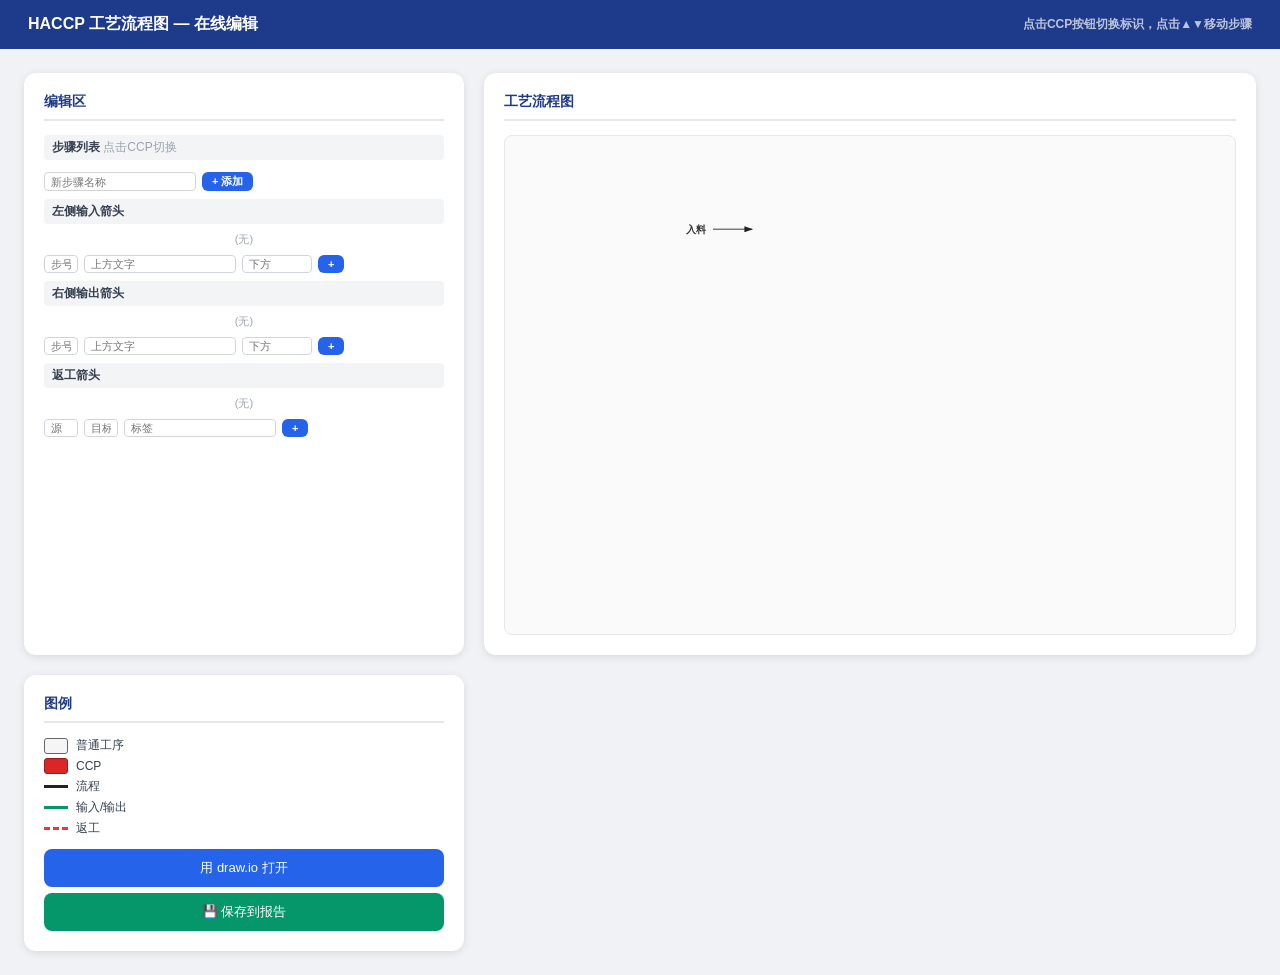
<file: flowchart-preview.html>
<!DOCTYPE html>
<html lang="zh-CN" id="htmlRoot">
<head>
<meta charset="UTF-8">
<meta name="viewport" content="width=device-width, initial-scale=1.0">
<meta http-equiv="Cache-Control" content="no-cache, no-store, must-revalidate">
<meta http-equiv="Pragma" content="no-cache">
<meta http-equiv="Expires" content="0">
<title>HACCP 工艺流程图</title>
<script>document.addEventListener('DOMContentLoaded',function(){var lang=I18n.getLang();document.getElementById('htmlRoot').setAttribute('lang',lang==='en'?'en':'zh-CN');document.title=I18n.t('fp.title');})</script>
<style>
*{box-sizing:border-box}
body{margin:0;background:#f0f2f5;font-family:'PingFang SC','Microsoft YaHei',sans-serif}
.header{background:#1e3a8a;color:#fff;padding:14px 28px;font-size:16px;font-weight:bold;display:flex;align-items:center;gap:10px;justify-content:space-between}
.header-actions{display:flex;align-items:center;gap:10px}
.sync-btn{background:rgba(255,255,255,.15);color:#fff;border:1px solid rgba(255,255,255,.3);border-radius:6px;padding:6px 14px;cursor:pointer;font-size:12px}
.container{display:flex;gap:20px;padding:24px;max-width:100%;margin:0 auto;flex-wrap:wrap}
.panel{background:#fff;border-radius:12px;box-shadow:0 2px 8px rgba(0,0,0,.1);padding:20px}
.viewer-panel{flex:1;min-width:420px}
.side-panel{width:440px;flex-shrink:0}
h2{font-size:14px;color:#1e3a8a;margin:0 0 14px;border-bottom:2px solid #e5e7eb;padding-bottom:8px}
#svgWrap{overflow:auto;background:#fafafa;border:1px solid #e5e7eb;border-radius:8px;padding:16px;display:flex;justify-content:center;min-height:500px;max-height:750px}
.legend-item{display:flex;align-items:center;gap:8px;margin:4px 0;font-size:12px;color:#374151}
.lbox{width:24px;height:16px;border-radius:3px;flex-shrink:0}
.lline{width:24px;height:3px;flex-shrink:0}
.lline-dash{width:24px;height:0;border-top:3px dashed #e53935;flex-shrink:0}
.step-list{list-style:none;padding:0;margin:0 0 8px;max-height:300px;overflow-y:auto}
.step-item{display:flex;align-items:center;gap:4px;padding:3px 0;border-bottom:1px dashed #e5e7eb}
.step-item .num{width:22px;height:22px;border-radius:50%;color:#fff;font-size:11px;display:flex;align-items:center;justify-content:center;flex-shrink:0;font-weight:bold;min-width:22px}
.nr{background:#dc2626}
.ng{background:#9ca3af}
.step-item .sinput{flex:1;border:1px solid #d1d5db;border-radius:4px;padding:3px 6px;font-size:12px;outline:none;min-width:0}
.step-item .sinput:focus{border-color:#2563eb}
.step-item .mv{color:#6b7280;cursor:pointer;font-size:12px;padding:0 3px;opacity:0.6;flex-shrink:0}
.step-item .mv:hover{opacity:1}
.ccp-btn{font-size:9px;padding:2px 6px;border-radius:4px;border:1px solid #dc2626;cursor:pointer;flex-shrink:0;background:transparent;color:#dc2626;font-weight:bold}
.ccp-on{background:#dc2626;color:#fff}
.anno-item{display:flex;align-items:center;gap:4px;padding:2px 0;border-bottom:1px dashed #f3f4f6;font-size:11px}
.anno-item input{border:1px solid #e5e7eb;border-radius:3px;padding:2px 4px;font-size:11px;outline:none;min-width:0;flex:1}
.anno-item input:focus{border-color:#2563eb}
.anno-item .ref{font-size:10px;color:#6b7280;min-width:30px;text-align:center;flex-shrink:0}
.tag{font-size:9px;padding:1px 4px;border-radius:3px;color:#fff;margin-right:4px;flex-shrink:0}
.tg{background:#059669}
.tr{background:#dc2626}
.sbox{max-height:130px;overflow-y:auto}
.del{color:#dc2626;cursor:pointer;font-size:14px;font-weight:bold;padding:0 4px;opacity:0.5;flex-shrink:0}
.del:hover{opacity:1}
.btn{padding:8px 16px;border:none;border-radius:6px;font-size:12px;cursor:pointer;font-weight:bold}
.bp{background:#2563eb;color:#fff}
.bs{padding:2px 10px;font-size:11px}
.ar{display:flex;gap:6px;margin-top:4px}
.ar input{border:1px solid #d1d5db;border-radius:4px;padding:2px 6px;font-size:11px;outline:none}
.ar input:focus{border-color:#2563eb}
.sl{font-size:12px;font-weight:bold;color:#374151;margin:8px 0 4px;padding:4px 8px;background:#f3f4f6;border-radius:4px}
.ob{display:block;padding:10px 16px;background:#2563eb;color:#fff;border:none;border-radius:8px;font-size:13px;cursor:pointer;width:100%;margin-top:12px}
</style>
</head>
<body>
<div class="header"><span id="fpHeaderTitle">HACCP 工艺流程图 — 在线编辑</span>
<div class="header-actions"><span style="font-size:12px;opacity:.7;" id="fpHeaderHint">点击CCP按钮切换标识，点击▲▼移动步骤</span></div></div>
<div class="container">
<div class="panel side-panel" style="order:1;">
<h2 id="fpEditArea">编辑区</h2>
<div class="sl"><span id="fpStepList">步骤列表</span> <span style="font-weight:normal;color:#9ca3af;" id="fpStepListHint">点击CCP切换</span></div>
<ul class="step-list" id="sl"></ul>
<div class="ar"><input id="ns" id="fpNewStepPlaceholder" placeholder="新步骤名称"><button class="btn bp bs" onclick="as()" id="fpAddBtn">+ 添加</button></div>
<div class="sl" id="fpLeftInputArrow">左侧输入箭头</div>
<div class="sbox" id="ll"></div>
<div class="ar"><input id="nls" placeholder="步号" data-fp-ph="fp.stepNo" style="width:34px;flex:none"><input id="nla" placeholder="上方文字" data-fp-ph="fp.aboveText"><input id="nlb" placeholder="下方" data-fp-ph="fp.belowText" style="width:70px;flex:none"><button class="btn bp bs" onclick="aln()">+</button></div>
<div class="sl" id="fpRightOutputArrow">右侧输出箭头</div>
<div class="sbox" id="rl"></div>
<div class="ar"><input id="nrs" placeholder="步号" data-fp-ph="fp.stepNo" style="width:34px;flex:none"><input id="nra" placeholder="上方文字" data-fp-ph="fp.aboveText"><input id="nrb" placeholder="下方" data-fp-ph="fp.belowText" style="width:70px;flex:none"><button class="btn bp bs" onclick="arn()">+</button></div>
<div class="sl" id="fpReworkArrow">返工箭头</div>
<div class="sbox" id="rwl"></div>
<div class="ar"><input id="nrsrc" placeholder="源" data-fp-ph="fp.source" style="width:34px;flex:none"><input id="nrtgt" placeholder="目标" data-fp-ph="fp.target" style="width:34px;flex:none"><input id="nrlb" placeholder="标签" data-fp-ph="fp.labelPlaceholder"><button class="btn bp bs" onclick="arnw()">+</button></div>
</div>
<div class="panel viewer-panel" style="order:2;">
<h2 id="fpFlowchartView">工艺流程图</h2>
<div id="svgWrap"><svg id="mSvg" xmlns="http://www.w3.org/2000/svg"></svg></div>
</div>
<div class="panel side-panel" style="order:3;">
<h2 id="fpLegend">图例</h2>
<div class="legend-item"><div class="lbox" style="background:#f5f5f5;border:1.5px solid #666"></div><span id="fpNormalStep">普通工序</span></div>
<div class="legend-item"><div class="lbox" style="background:#dc2626;border:1.5px solid #991b1b"></div><span id="fpCcpStep">CCP</span></div>
<div class="legend-item"><div class="lline" style="background:#222"></div><span id="fpFlow">流程</span></div>
<div class="legend-item"><div class="lline" style="background:#059669"></div><span id="fpIo">输入/输出</span></div>
<div class="legend-item"><div class="lline-dash"></div><span id="fpRework">返工</span></div>
<button id="ob" class="ob" data-fp-id="fp.openInDrawio">用 draw.io 打开</button>
<button id="saveBtn" class="ob" style="background:#059669;margin-top:6px;" data-fp-id="fp.saveToReport">💾 保存到报告</button>
</div></div>
<script src="js/i18n.js"></script>
<script>
// ===== 核心数据（空白模板，点击"加载示例"可填充菊粉演示数据）=====
var DS=[];
var DC=[];
var LN=[];
var RN=[];
var RW=[];
var NW=240,NH=60,NX=12,SY=50,YG=100,CX=650,TH=2350,AL=90;
var MAXW=400; // 步骤文字最大宽度，超过自动换行

// ===== HTML实体转义（避免被格式化破坏）=====
function esc(s){
  if(!s)return '';
  return s.replace(/\x22/g,String.fromCharCode(38,34,59))
          .replace(/</g,String.fromCharCode(38,108,116,59))
          .replace(/>/g,String.fromCharCode(38,103,116,59))
          .replace(/\x26/g,String.fromCharCode(38,97,109,112,59));
}
function esx(s){return esc(s)}

var cur=[];

function translateFpPage(){
  var els=document.querySelectorAll('[id^="fp"]');
  els.forEach(function(el){
    var rest=el.id.substring(2);
    var key='fp.'+rest.charAt(0).toLowerCase()+rest.substring(1);
    var val=I18n.t(key);
    if(val&&val!==key)el.textContent=val;
  });
  document.querySelectorAll('[data-fp-ph]').forEach(function(el){
    el.placeholder=I18n.t(el.dataset.fpPh);
  });
  document.querySelectorAll('[data-fp-id]').forEach(function(el){
    el.textContent=I18n.t(el.dataset.fpId);
  });
  document.title=I18n.t('fp.title');
}
function init(){
  try{
    var savedSteps=localStorage.getItem('haccp_fc_steps');
    var savedCcp=localStorage.getItem('haccp_fc_ccp');
    var savedLN=localStorage.getItem('haccp_fc_leftNotes');
    var savedRN=localStorage.getItem('haccp_fc_rightNotes');
    var savedRW=localStorage.getItem('haccp_fc_rework');
    if(savedSteps&&savedCcp){
      cur=JSON.parse(savedSteps);
      DC=JSON.parse(savedCcp);
      if(savedLN)LN=JSON.parse(savedLN);
      if(savedRN)RN=JSON.parse(savedRN);
      if(savedRW)RW=JSON.parse(savedRW);
    }else{
      cur=[];
    }
  }catch(e){cur=[];}
  renderAll();
translateFpPage();
}

function isCCP(i){return DC[i]===1}

function renderAll(){
  renderSteps();
  renderNotes('ll',LN,'el','dl');
  renderNotes('rl',RN,'er','dr');
  renderRework();
  renderSvg();
  updateXml();
}

// ===== 步骤列表 =====
function renderSteps(){
  var e=document.getElementById('sl');
  e.innerHTML=cur.map(function(n,i){
    var cc=isCCP(i);
    var nc=cc?'nr':'ng';
    var ccpBtn='<button class="ccp-btn'+(cc?' ccp-on':'')+'" onclick="toggleCCP('+i+')">CCP</button>';
    var upBtn=i>0?'<span class="mv" onclick="moveUp('+i+')">▲</span>':'<span class="mv" style="opacity:0.2">▲</span>';
    var dnBtn=i<cur.length-1?'<span class="mv" onclick="moveDn('+i+')">▼</span>':'<span class="mv" style="opacity:0.2">▼</span>';
    return '<li class="step-item"><span class="num '+nc+'">'+(i+1)+'</span>'+upBtn+dnBtn+'<input class="sinput" value="'+esc(n)+'" data-i="'+i+'" oninput="se(this)">'+ccpBtn+'<span class="del" onclick="ds('+i+')">x</span></li>';
  }).join('');
}

function toggleCCP(i){
  DC[i]=DC[i]?0:1;
  renderAll();
translateFpPage();
}

function moveUp(i){
  if(i<=0)return;
  var tmp=cur[i];cur[i]=cur[i-1];cur[i-1]=tmp;
  var td=DC[i];DC[i]=DC[i-1];DC[i-1]=td;
  renderAll();
translateFpPage();
}

function moveDn(i){
  if(i>=cur.length-1)return;
  var tmp=cur[i];cur[i]=cur[i+1];cur[i+1]=tmp;
  var td=DC[i];DC[i]=DC[i+1];DC[i+1]=td;
  renderAll();
translateFpPage();
}

// ===== 标注列表 =====
function renderNotes(eid,data,efn,dfn){
  var e=document.getElementById(eid);
  e.innerHTML=data.map(function(a,i){
    var ab=a[1]||'',be=a[2]||'';
    return '<div class="anno-item"><span class="tag tg">S'+(a[0]+1)+'</span><input value="'+esc(ab)+'" data-i="'+i+'" data-f="1" oninput="'+efn+'(this)" placeholder="'+I18n.t('fp.aboveText')+'"><input value="'+esc(be)+'" data-i="'+i+'" data-f="2" oninput="'+efn+'(this)" placeholder="'+I18n.t('fp.belowText')+'"><span class="del" onclick="'+dfn+'('+i+')">x</span></div>';
  }).join('');
  if(!data.length)e.innerHTML='<div style="font-size:11px;color:#9ca3af;text-align:center;padding:4px;">'+I18n.t('fp.noData')+'</div>';
}
function renderRework(){
  var e=document.getElementById('rwl');
  e.innerHTML=RW.map(function(r,i){
    return '<div class="anno-item"><span class="tag tr">S'+(r[0]+1)+'->S'+(r[1]+1)+'</span><input value="'+esc(r[2])+'" data-i="'+i+'" oninput="ew(this)" placeholder="'+I18n.t('fp.labelPlaceholder')+'"><span class="del" onclick="dw('+i+')">x</span></div>';
  }).join('');
  if(!RW.length)e.innerHTML='<div style="font-size:11px;color:#9ca3af;text-align:center;padding:4px;">'+I18n.t('fp.noData')+'</div>';
}

// ===== 操作函数 =====
// 输入时只更新数据并刷新 SVG/XML，不重建输入框（避免每打一个字就失去焦点）
function se(inp){cur[parseInt(inp.dataset.i)]=inp.value;renderSvg();updateXml()}
function as(){var v=document.getElementById('ns').value.trim();if(!v)return;cur.push(v);DC.push(0);document.getElementById('ns').value='';renderAll()}
function ds(i){if(cur.length<=1)return;cur.splice(i,1);DC.splice(i,1);renderAll()}

function aln(){var s=parseInt(document.getElementById('nls').value)-1,a=document.getElementById('nla').value.trim(),b=document.getElementById('nlb').value.trim();if(isNaN(s)||s<0)return;LN.push([s,a||null,b||null]);document.getElementById('nls').value='';document.getElementById('nla').value='';document.getElementById('nlb').value='';renderAll()}
function el(inp){var i=parseInt(inp.dataset.i),f=parseInt(inp.dataset.f);LN[i][f]=inp.value||null;renderSvg();updateXml()}
function dl(i){LN.splice(i,1);renderAll()}

function arn(){var s=parseInt(document.getElementById('nrs').value)-1,a=document.getElementById('nra').value.trim(),b=document.getElementById('nrb').value.trim();if(isNaN(s)||s<0)return;RN.push([s,a||null,b||null]);document.getElementById('nrs').value='';document.getElementById('nra').value='';document.getElementById('nrb').value='';renderAll()}
function er(inp){var i=parseInt(inp.dataset.i),f=parseInt(inp.dataset.f);RN[i][f]=inp.value||null;renderSvg();updateXml()}
function dr(i){RN.splice(i,1);renderAll()}

function arnw(){var s=parseInt(document.getElementById('nrsrc').value)-1,t=parseInt(document.getElementById('nrtgt').value)-1,l=document.getElementById('nrlb').value.trim();if(isNaN(s)||isNaN(t)||s<0||t<0)return;RW.push([s,t,l||'']);document.getElementById('nrsrc').value='';document.getElementById('nrtgt').value='';document.getElementById('nrlb').value='';renderAll()}
function ew(inp){var i=parseInt(inp.dataset.i);RW[i][2]=inp.value;renderSvg();updateXml()}
function dw(i){RW.splice(i,1);renderAll()}

// ===== SVG渲染 =====
// 文本宽度估算（24px粗体：中文≈26px/字，英文/数字≈13px/字）
function cw(c){return c.charCodeAt(0)>0x2E7F?26:13}
function tw(s){if(!s)return 0;var w=0;for(var i=0;i<s.length;i++)w+=cw(s[i]);return w}
function wrap(s,maxW){if(!s)return [''];if(tw(s)<=maxW)return [s];var lines=[],cur='';for(var i=0;i<s.length;i++){var ch=s[i];if(tw(cur)+cw(ch)>maxW){lines.push(cur);cur=ch}else cur+=ch}if(cur)lines.push(cur);return lines}
// 计算每个步骤节点的尺寸与位置（自适应宽度，长文本自动换行）
function calcLayout(){
  var cnt=cur.length,L=[],y=SY;
  for(var i=0;i<cnt;i++){
    var nm=cur[i]||(I18n.t('fp.fallbackStep')+(i+1));
    var full=(i+1)+'. '+nm;
    var lines=wrap(full,MAXW);
    var w=Math.max(NW,tw(full)+24);if(w>MAXW+30)w=MAXW+30;
    var h=24*lines.length+22;if(h<NH)h=NH;
    L.push({y:y,w:w,h:h,lines:lines});
    y+=h+40;
  }
  L.total=(cnt?L[cnt-1].y+L[cnt-1].h+40:SY+NH+40);
  return L;
}

function renderSvg(){
  var svg=document.getElementById('mSvg');
  while(svg.firstChild)svg.removeChild(svg.firstChild);
  var d=document.createElementNS('http://www.w3.org/2000/svg','defs');
  d.innerHTML='<marker id="m1" markerWidth="10" markerHeight="7" refX="9" refY="3.5" orient="auto"><polygon points="0 0,10 3.5,0 7" fill="#222"/></marker><marker id="m2" markerWidth="10" markerHeight="7" refX="9" refY="3.5" orient="auto"><polygon points="0 0,10 3.5,0 7" fill="#e53935"/></marker><marker id="m3" markerWidth="8" markerHeight="6" refX="7" refY="3" orient="auto"><polygon points="0 0,8 3,0 6" fill="#059669"/></marker>';
  svg.appendChild(d);
  var cnt=cur.length;
  var L=calcLayout();
  svg.setAttribute('width',1600);svg.setAttribute('height',L.total);
  svg.setAttribute('viewBox','0 0 1600 '+L.total);
  var c0=(cnt?L[0]:{y:SY,h:NH,w:NW});
  var ccy0=c0.y+c0.h/2;
  var ix=CX-c0.w/2-AL;
  GL(svg,ix,ccy0,CX-c0.w/2,ccy0,'#222',2,'url(#m1)');
  GT(svg,ix-15,ccy0+8,'#333',24,'bold','end',I18n.t('fp.feedMaterial'));
  for(var i=0;i<cnt;i++){var co=isCCP(i),nd=L[i];GR(svg,CX-nd.w/2,nd.y,nd.w,nd.h,NX,co?'#dc2626':'#f5f5f5',co?'#991b1b':'#666',co?3:1.5);var base=nd.y+nd.h/2+10-(nd.lines.length-1)*12;for(var j=0;j<nd.lines.length;j++){GT(svg,CX,base+j*24,co?'#fff':'#333',24,'bold','middle',nd.lines[j])}}
  for(var i=0;i<cnt-1;i++)GL(svg,CX,L[i].y+L[i].h,CX,L[i+1].y,'#222',2,'url(#m1)');
  for(var li=0;li<LN.length;li++){var idx=LN[li][0],ab=LN[li][1],be=LN[li][2];if(idx>=cnt)continue;var nd2=L[idx],cy=nd2.y+nd2.h/2,lx1=CX-nd2.w/2-5-AL,lx2=CX-nd2.w/2-5;if(ab)GT(svg,lx1-15,cy-28,'#059669',18,'bold','end',ab);if(be)GT(svg,lx1-15,cy+40,'#059669',18,'normal','end',be);GL(svg,lx1,cy,lx2,cy,'#059669',1.5,'url(#m3)')}
  for(var ri=0;ri<RN.length;ri++){var idx=RN[ri][0],ab=RN[ri][1],be=RN[ri][2];if(idx>=cnt)continue;var nd3=L[idx],cy=nd3.y+nd3.h/2,rx1=CX+nd3.w/2+5,rx2=rx1+AL;if(ab)GT(svg,rx2+15,cy-28,'#059669',18,'bold','start',ab);if(be)GT(svg,rx2+15,cy+40,'#059669',18,'normal','start',be);GL(svg,rx1,cy,rx2,cy,'#059669',1.5,'url(#m3)')}
  for(var r=0;r<RW.length;r++){var si=RW[r][0],ti=RW[r][1],label=RW[r][2];if(si>=cnt||ti>=cnt)continue;var fy=L[si].y+L[si].h/2,ty=L[ti].y+L[ti].h/2,rx=CX+L[si].w/2,mx=rx+140;GP(svg,rx+','+fy+' '+mx+','+fy+' '+mx+','+ty+' '+(rx+3)+','+ty,'none','#e53935',2,'8,4','url(#m2)');if(label){var el=document.createElementNS('http://www.w3.org/2000/svg','text');el.setAttribute('x',mx+15);el.setAttribute('y',(fy+ty)/2);el.setAttribute('fill','#e53935');el.setAttribute('font-size','18');el.setAttribute('font-weight','bold');el.setAttribute('writing-mode','tb');el.setAttribute('text-anchor','middle');el.textContent=label;svg.appendChild(el)}}
}

function GR(s,x,y,w,h,r,f,st,sw){var e=document.createElementNS('http://www.w3.org/2000/svg','rect');e.setAttribute('x',x);e.setAttribute('y',y);e.setAttribute('width',w);e.setAttribute('height',h);e.setAttribute('rx',r);e.setAttribute('ry',r);e.setAttribute('fill',f);e.setAttribute('stroke',st);e.setAttribute('stroke-width',sw);s.appendChild(e)}
function GL(s,x1,y1,x2,y2,st,sw,m){var e=document.createElementNS('http://www.w3.org/2000/svg','line');e.setAttribute('x1',x1);e.setAttribute('y1',y1);e.setAttribute('x2',x2);e.setAttribute('y2',y2);e.setAttribute('stroke',st);e.setAttribute('stroke-width',sw);if(m)e.setAttribute('marker-end',m);s.appendChild(e)}
function GT(s,x,y,f,fs,fw,a,t){var e=document.createElementNS('http://www.w3.org/2000/svg','text');e.setAttribute('x',x);e.setAttribute('y',y);e.setAttribute('fill',f);e.setAttribute('font-size',fs);e.setAttribute('font-weight',fw);e.setAttribute('text-anchor',a);e.textContent=t;s.appendChild(e)}
function GP(s,p,f,st,sw,d,m){var e=document.createElementNS('http://www.w3.org/2000/svg','polyline');e.setAttribute('points',p);e.setAttribute('fill',f);e.setAttribute('stroke',st);e.setAttribute('stroke-width',sw);e.setAttribute('stroke-dasharray',d);e.setAttribute('marker-end',m);s.appendChild(e)}

// ===== draw.io XML =====
function gx(){
  var l=['<mxfile host="app.diagrams.net" version="21.0.0">','  <diagram id="haccp-process-flow" name="'+I18n.t('fp.diagramName')+'">'];
  var L=calcLayout();
  l.push('    <mxGraphModel pageWidth="1600" pageHeight="'+L.total+'"><root><mxCell id="0"/><mxCell id="1" parent="0"/>'.replace('"菊粉生产工艺流程图"', '"'+I18n.t('fp.diagramName')+'"'));
  for(var i=0;i<cur.length;i++){var co=isCCP(i),fc=co?'#dc2626':'#f5f5f5',sc=co?'#991b1b':'#666666',fn=co?'#ffffff':'#333333',nm=cur[i]||(I18n.t('fp.fallbackStep')+(i+1)),nd=L[i];l.push('        <mxCell id="n'+(i+1)+'" value="'+esx(nm)+'" style="rounded=1;whiteSpace=wrap;html=1;arcSize=20;verticalAlign=middle;fillColor='+fc+';strokeColor='+sc+';fontColor='+fn+';fontStyle=1;fontSize=12;" vertex="1" parent="1"><mxGeometry x="'+(CX-nd.w/2)+'" y="'+nd.y+'" width="'+nd.w+'" height="'+nd.h+'" as="geometry"/></mxCell>')}
  for(var i=0;i<cur.length-1;i++)l.push('        <mxCell id="e'+(i+1)+'" style="edgeStyle=orthogonalEdgeStyle;strokeColor=#000000;strokeWidth=2;" edge="1" source="n'+(i+1)+'" target="n'+(i+2)+'" parent="1"><mxGeometry relative="1" as="geometry"/></mxCell>');
  for(var r=0;r<RW.length;r++){var s=RW[r][0]+1,t=RW[r][1]+1;var fY=L[RW[r][0]].y+L[RW[r][0]].h/2,tY=L[RW[r][1]].y+L[RW[r][1]].h/2,mx=CX+L[RW[r][0]].w/2+140;if(RW[r][2])l.push('        <mxCell id="rw'+(r+1)+'" value="'+esx(RW[r][2])+'" style="edgeStyle=orthogonalEdgeStyle;exitX=1;exitY=0.5;entryX=1;entryY=0.5;strokeColor=#e53935;strokeWidth=2;dashed=1;dashPattern=8 4;fillColor=#e53935;fontColor=#e53935;fontStyle=1;fontSize=11;" edge="1" source="n'+s+'" target="n'+t+'" parent="1"><mxGeometry relative="1" as="geometry"><Array as="points"><mxPoint x="'+mx+'" y="'+fY+'"/><mxPoint x="'+mx+'" y="'+tY+'"/></Array></mxGeometry></mxCell>')}
  l.push('      </root></mxGraphModel></diagram></mxfile>');return l.join('\n');
}

function updateXml(){var x=gx();try{localStorage.setItem('haccp_fc_steps',JSON.stringify(cur));localStorage.setItem('haccp_fc_ccp',JSON.stringify(DC));localStorage.setItem('haccp_fc_leftNotes',JSON.stringify(LN));localStorage.setItem('haccp_fc_rightNotes',JSON.stringify(RN));localStorage.setItem('haccp_fc_rework',JSON.stringify(RW));localStorage.setItem('haccp_fc_xml',x)}catch(e){}}
document.getElementById('ob').addEventListener('click',function(){window.open('https://app.diagrams.net/#xml='+encodeURIComponent(gx()))});

// 保存流程图到 localStorage（供HACCP报告读取）
document.getElementById('saveBtn').addEventListener('click',function(){
  var svg=document.getElementById('mSvg');
  var svgStr=new XMLSerializer().serializeToString(svg);
  var svgBase64='data:image/svg+xml;base64,'+btoa(unescape(encodeURIComponent(svgStr)));
  try{
    localStorage.setItem('haccp_drawio_svg',svgBase64);
    var btn=document.getElementById('saveBtn');
    btn.textContent=I18n.t('fp.saved');
    setTimeout(function(){btn.textContent=I18n.t('fp.saveToReport');},2000);
  }catch(e){alert(I18n.t('fp.saveFailed')+e.message);}
});

function rt(){
  cur=[];DC=[];LN.splice(0,LN.length);RN.splice(0,RN.length);RW.splice(0,RW.length);
  ['haccp_fc_steps','haccp_fc_ccp','haccp_fc_leftNotes','haccp_fc_rightNotes','haccp_fc_rework','haccp_fc_xml'].forEach(function(k){try{localStorage.removeItem(k)}catch(e){}});
  init();
}

init();
  // Listen for demo data push from admin panel (other tab)
  window.addEventListener('storage', function(e) {
    if (e.key && e.key.startsWith('haccp_fc_')) setTimeout(init, 200);
  });
</script>
</body>
</html>
</file>
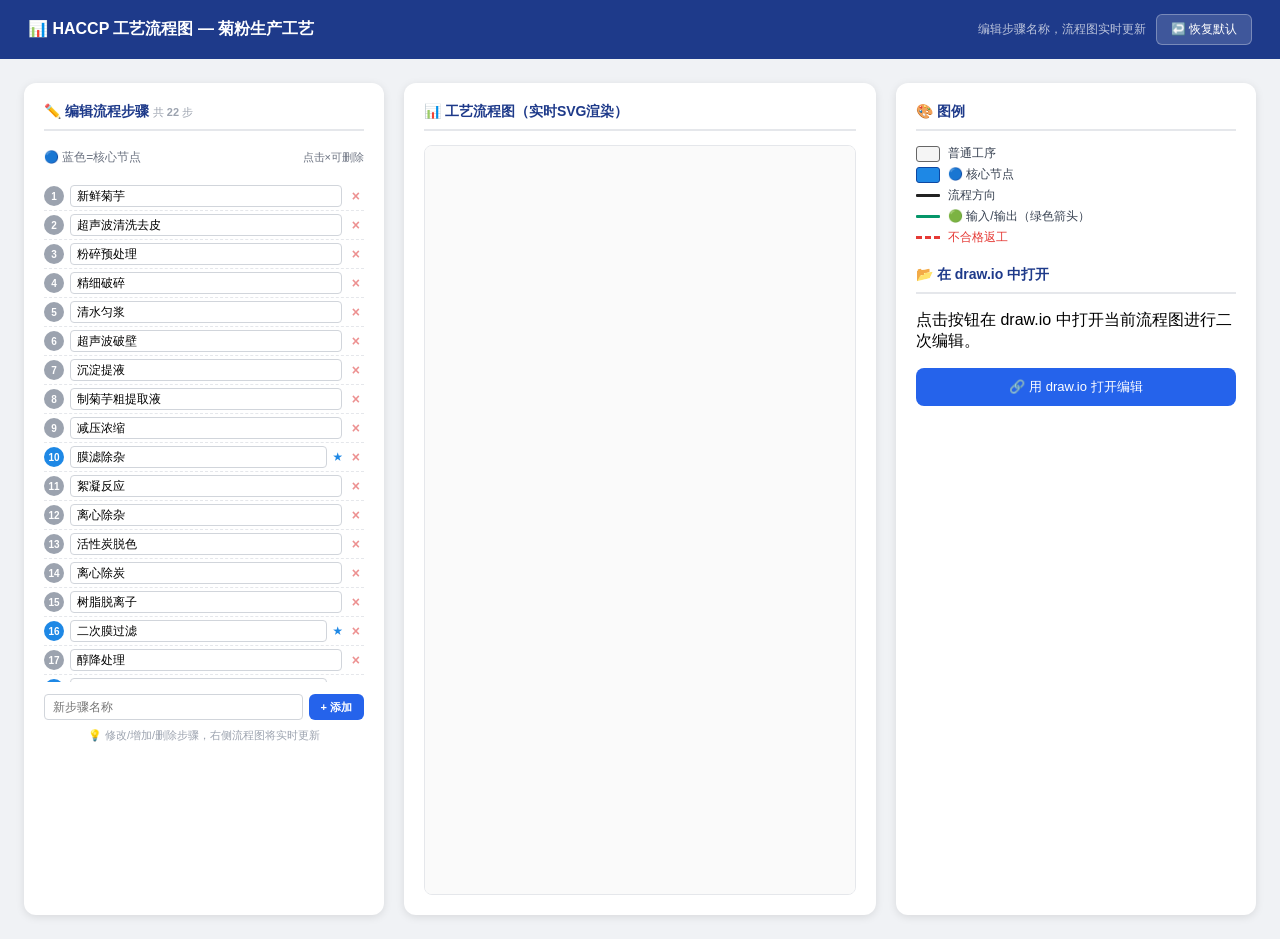
<file: flowchart-v2.html>
<!DOCTYPE html>
<html lang="zh-CN">
<head>
<meta charset="UTF-8">
<meta name="viewport" content="width=device-width, initial-scale=1.0">
<meta http-equiv="Cache-Control" content="no-cache, no-store, must-revalidate">
<meta http-equiv="Pragma" content="no-cache">
<meta http-equiv="Expires" content="0">
<title>工艺流程图预览 - HACCP 菊粉生产工艺</title>
<style>
  * { box-sizing: border-box; }
  body { margin: 0; background: #f0f2f5; font-family: 'PingFang SC', 'Microsoft YaHei', sans-serif; }
  .header { background: #1e3a8a; color: #fff; padding: 14px 28px; font-size: 16px; font-weight: bold;
    display: flex; align-items: center; gap: 10px; justify-content: space-between; }
  .header-actions { display: flex; align-items: center; gap: 10px; }
  .sync-btn { background: rgba(255,255,255,.15); color: #fff; border: 1px solid rgba(255,255,255,.3); border-radius: 6px; padding: 6px 14px; cursor: pointer; font-size: 12px; }
  .sync-btn:hover { background: rgba(255,255,255,.25); }
  .container { display: flex; gap: 20px; padding: 24px; max-width: 100%; margin: 0 auto; flex-wrap: wrap; }
  .panel { background: #fff; border-radius: 12px; box-shadow: 0 2px 8px rgba(0,0,0,.1); padding: 20px; }
  .viewer-panel { flex: 1; min-width: 420px; }
  .side-panel { width: 360px; flex-shrink: 0; }
  h2 { font-size: 14px; color: #1e3a8a; margin: 0 0 14px; border-bottom: 2px solid #e5e7eb; padding-bottom: 8px; }
  #svgWrap { overflow-x: auto; overflow-y: auto; background: #fafafa; border: 1px solid #e5e7eb; border-radius: 8px; padding: 16px; display: flex; justify-content: center; min-height: 520px; max-height: 750px; }
  .legend-item { display: flex; align-items: center; gap: 8px; margin: 4px 0; font-size: 12px; color: #374151; }
  .lbox { width: 24px; height: 16px; border-radius: 3px; flex-shrink: 0; }
  .lline { width: 24px; height: 3px; flex-shrink: 0; border-radius: 1px; }
  .lline-dash { width: 24px; height: 0; border-top: 3px dashed #e53935; flex-shrink: 0; }
  .step-edit-list { list-style: none; padding: 0; margin: 0 0 12px 0; max-height: 500px; overflow-y: auto; }
  .step-edit-item { display: flex; align-items: center; gap: 6px; padding: 3px 0; border-bottom: 1px dashed #e5e7eb; }
  .step-edit-item .snum { width: 20px; height: 20px; border-radius: 50%; color: #fff; font-size: 10px;
    display: flex; align-items: center; justify-content: center; flex-shrink: 0; font-weight: bold; min-width: 20px; }
  .step-edit-item .snum.blue { background: #1e88e5; }
  .step-edit-item .snum.gray { background: #9ca3af; }
  .step-edit-item input { flex: 1; border: 1px solid #d1d5db; border-radius: 4px; padding: 3px 6px; font-size: 12px; outline: none; }
  .step-edit-item input:focus { border-color: #2563eb; box-shadow: 0 0 0 2px rgba(37,99,235,.15); }
  .step-edit-item .del-btn { color: #dc2626; cursor: pointer; font-size: 14px; font-weight: bold; padding: 0 4px; opacity: 0.5; }
  .step-edit-item .del-btn:hover { opacity: 1; }
  .btn { padding: 8px 16px; border: none; border-radius: 6px; font-size: 12px; cursor: pointer; font-weight: bold; }
  .btn-primary { background: #2563eb; color: #fff; }
  .btn-primary:hover { background: #1d4ed8; }
  .btn-sm { padding: 5px 12px; font-size: 11px; }
  .add-step-row { display: flex; gap: 6px; margin-top: 8px; }
  .add-step-row input { flex: 1; border: 1px solid #d1d5db; border-radius: 4px; padding: 5px 8px; font-size: 12px; outline: none; }
  .add-step-row input:focus { border-color: #2563eb; }
  .open-btn { display: block; padding: 10px 16px; background: #2563eb; color: #fff; border: none; border-radius: 8px; font-size: 13px; cursor: pointer; width: 100%; margin-top: 12px; }
  .open-btn:hover { background: #1d4ed8; }
  .edit-hint { font-size: 11px; color: #9ca3af; margin-top: 8px; text-align: center; }
  .step-status { font-size: 12px; color: #6b7280; padding: 4px 0; display: flex; justify-content: space-between; align-items: center; }
</style>
</head>
<body>
<div class="header">
  <span>📊 HACCP 工艺流程图 — 菊粉生产工艺</span>
  <div class="header-actions">
    <span style="font-size:12px;font-weight:normal;opacity:.7;">编辑步骤名称，流程图实时更新</span>
    <button class="sync-btn" onclick="resetToDefault()">↩️ 恢复默认</button>
  </div>
</div>
<div class="container">
  <div class="panel side-panel" style="order:1;">
    <h2>✏️ 编辑流程步骤 <span style="font-size:11px;font-weight:400;color:#9ca3af;">共 <strong id="stepCount">22</strong> 步</span></h2>
    <p class="step-status"><span>🔵 蓝色=核心节点</span><span style="font-size:11px;">点击×可删除</span></p>
    <ul class="step-edit-list" id="stepEditList"></ul>
    <div class="add-step-row">
      <input type="text" id="newStepInput" placeholder="新步骤名称">
      <button class="btn btn-primary btn-sm" onclick="addStep()">+ 添加</button>
    </div>
    <div class="edit-hint">💡 修改/增加/删除步骤，右侧流程图将实时更新</div>
  </div>
  <div class="panel viewer-panel" style="order:2;">
    <h2>📊 工艺流程图（实时SVG渲染）</h2>
    <div id="svgWrap"><svg id="mainSvg" xmlns="http://www.w3.org/2000/svg"></svg></div>
  </div>
  <div class="panel side-panel" style="order:3;">
    <h2>🎨 图例</h2>
    <div class="legend-item"><div class="lbox" style="background:#f5f5f5;border:1.5px solid #666;"></div>普通工序</div>
    <div class="legend-item"><div class="lbox" style="background:#1e88e5;border:1.5px solid #0d47a1;"></div>🔵 核心节点</div>
    <div class="legend-item"><div class="lline" style="background:#222;"></div>流程方向</div>
    <div class="legend-item"><div class="lline" style="background:#059669;"></div>🟢 输入/输出（绿色箭头）</div>
    <div class="legend-item"><div class="lline-dash"></div><span style="color:#e53935;">不合格返工</span></div>
    <h2 style="margin-top:20px;">📂 在 draw.io 中打开</h2>
    <p class="note">点击按钮在 draw.io 中打开当前流程图进行二次编辑。</p>
    <button id="openBtn" class="open-btn">🔗 用 draw.io 打开编辑</button>
  </div>
</div>
<script>
var DEFAULT_STEPS = [
  '新鲜菊芋','超声波清洗去皮','粉碎预处理','精细破碎','清水匀浆','超声波破壁','沉淀提液','制菊芋粗提取液','减压浓缩','膜滤除杂',
  '絮凝反应','离心除杂','活性炭脱色','离心除炭','树脂脱离子','二次膜过滤','醇降处理','烘干干燥','菊粉成品','金属检测','灌装打包','入库储存'
];
var CORE_NAMES = ['膜滤除杂','二次膜过滤','烘干干燥','金属检测'];
var LEFT_NOTES = [
  [1,'地下水','40℃水温、清洗30分钟'],[2,'三级粉碎机粉碎至15mm',null],[4,'1.5~3倍纯净水','搅拌'],
  [5,'功率50~100W、频率40kHz','12min'],[10,'温度35℃','搅拌转速80r/min'],[12,'活性炭',null],[14,'交换树脂',null],[16,'乙醇',null],[17,'温度120~180℃',null]
];
var RIGHT_NOTES = [
  [1,'废水',null],[6,'加热加压、静置沉淀5min','废渣'],[8,'废渣',null],[9,'去除蛋白质、纤维素杂质',null],[13,'废活性炭',null],[14,'饱和树脂',null],[16,'沉淀',null]
];
var REWORK_PAIRS = [[9,8,'不合格，返工'],[15,14,'粗菊粉溶液'],[17,16,'不合格，返工'],[19,18,'不合格，返工']];

var NODE_W = 240, NODE_H = 60, NODE_RX = 12, START_Y = 50, Y_GAP = 100, CX = 650, CANVAS_W = 1600, ARROW_LEN = 90;
var currentSteps = [];

function init() {
  currentSteps = DEFAULT_STEPS.slice();
  renderAll();
}
function isCore(idx) { return CORE_NAMES.indexOf(currentSteps[idx]) !== -1; }
function renderAll() { renderEditor(); renderSvg(); updateXml(); }

function renderEditor() {
  var list = document.getElementById('stepEditList');
  list.innerHTML = currentSteps.map(function(name, i) {
    var cls = isCore(i) ? 'blue' : 'gray';
    return '<li class="step-edit-item"><span class="snum ' + cls + '">' + (i + 1) + '</span><input type="text" value="' + escAttr(name) + '" data-idx="' + i + '" oninput="onStepEdit(this)">' + (isCore(i) ? '<span style="font-size:9px;color:#1e88e5;font-weight:bold;">★</span>' : '') + '<span class="del-btn" onclick="deleteStep(' + i + ')">×</span></li>';
  }).join('');
  document.getElementById('stepCount').textContent = currentSteps.length;
}
function onStepEdit(input) { currentSteps[parseInt(input.dataset.idx)] = input.value.trim() || '步骤' + (parseInt(input.dataset.idx) + 1); renderAll(); }
function addStep() { var v = document.getElementById('newStepInput').value.trim(); if (!v) return; currentSteps.push(v); document.getElementById('newStepInput').value = ''; renderAll(); }
function deleteStep(idx) { if (currentSteps.length <= 1) return; currentSteps.splice(idx, 1); renderAll(); }
function nY(idx) { return START_Y + idx * Y_GAP; }
function nCY(idx) { return nY(idx) + NODE_H / 2; }

function renderSvg() {
  var svg = document.getElementById('mainSvg');
  while (svg.firstChild) svg.removeChild(svg.firstChild);
  var d = document.createElementNS('http://www.w3.org/2000/svg', 'defs');
  d.innerHTML = '<marker id="ab" markerWidth="10" markerHeight="7" refX="9" refY="3.5" orient="auto"><polygon points="0 0,10 3.5,0 7" fill="#222"/></marker><marker id="ar" markerWidth="10" markerHeight="7" refX="9" refY="3.5" orient="auto"><polygon points="0 0,10 3.5,0 7" fill="#e53935"/></marker><marker id="ag" markerWidth="8" markerHeight="6" refX="7" refY="3" orient="auto"><polygon points="0 0,8 3,0 6" fill="#059669"/></marker>';
  svg.appendChild(d);

  var count = currentSteps.length;
  var totalH = 2350;
  svg.setAttribute('width', CANVAS_W);
  svg.setAttribute('height', totalH);
  svg.setAttribute('viewBox', '0 0 ' + CANVAS_W + ' ' + totalH);

  // 入料箭头
  var ix = CX - NODE_W/2 - ARROW_LEN;
  addLine(svg, ix, nCY(0), CX - NODE_W/2, nCY(0), '#222', 2, 'url(#ab)');
  addText(svg, ix - 15, nCY(0) + 8, '#333', 24, 'bold', 'end', '入料');

  // 节点
  for (var i = 0; i < count; i++) {
    var y = nY(i), core = isCore(i);
    addRect(svg, CX - NODE_W/2, y, NODE_W, NODE_H, NODE_RX, core ? '#1e88e5' : '#f5f5f5', core ? '#0d47a1' : '#666', core ? 2.5 : 1.5);
    addText(svg, CX, y + NODE_H/2 + 10, core ? '#fff' : '#333', 24, 'bold', 'middle', (i+1) + '. ' + currentSteps[i]);
  }

  // 垂直箭头
  for (var i = 0; i < count - 1; i++) {
    addLine(svg, CX, nY(i) + NODE_H, CX, nY(i+1), '#222', 2, 'url(#ab)');
  }

  // 左侧绿色箭头
  var LX1 = CX - NODE_W/2 - 5 - ARROW_LEN, LX2 = CX - NODE_W/2 - 5;
  for (var li = 0; li < LEFT_NOTES.length; li++) {
    var idx = LEFT_NOTES[li][0], above = LEFT_NOTES[li][1], below = LEFT_NOTES[li][2];
    if (idx >= count) continue;
    var cy = nCY(idx);
    if (above) addText(svg, LX1 - 15, cy - 28, '#059669', 18, 'bold', 'end', above);
    if (below) addText(svg, LX1 - 15, cy + 40, '#059669', 18, 'normal', 'end', below);
    addLine(svg, LX1, cy, LX2, cy, '#059669', 1.5, 'url(#ag)');
  }

  // 右侧绿色箭头
  var RX1 = CX + NODE_W/2 + 5, RX2 = RX1 + ARROW_LEN;
  for (var ri = 0; ri < RIGHT_NOTES.length; ri++) {
    var idx = RIGHT_NOTES[ri][0], above = RIGHT_NOTES[ri][1], below = RIGHT_NOTES[ri][2];
    if (idx >= count) continue;
    var cy = nCY(idx);
    if (above) addText(svg, RX2 + 15, cy - 28, '#059669', 18, 'bold', 'start', above);
    if (below) addText(svg, RX2 + 15, cy + 40, '#059669', 18, 'normal', 'start', below);
    addLine(svg, RX1, cy, RX2, cy, '#059669', 1.5, 'url(#ag)');
  }

  // 红色返工箭头
  for (var r = 0; r < REWORK_PAIRS.length; r++) {
    var si = REWORK_PAIRS[r][0], ti = REWORK_PAIRS[r][1], label = REWORK_PAIRS[r][2];
    if (si >= count || ti >= count) continue;
    var fy = nCY(si), ty = nCY(ti), rx = CX + NODE_W/2, mx = rx + 140;
    addPolyline(svg, rx+','+fy+' '+mx+','+fy+' '+mx+','+ty+' '+(rx+3)+','+ty, 'none', '#e53935', 2, '8,4', 'url(#ar)');
    var el = document.createElementNS('http://www.w3.org/2000/svg', 'text');
    el.setAttribute('x', mx + 15); el.setAttribute('y', (fy+ty)/2); el.setAttribute('fill', '#e53935');
    el.setAttribute('font-size', '18'); el.setAttribute('font-weight', 'bold'); el.setAttribute('writing-mode', 'tb'); el.setAttribute('text-anchor', 'middle');
    el.textContent = label; svg.appendChild(el);
  }
}

function addRect(svg, x, y, w, h, r, fill, stroke, sw) {
  var el = document.createElementNS('http://www.w3.org/2000/svg', 'rect');
  el.setAttribute('x', x); el.setAttribute('y', y); el.setAttribute('width', w); el.setAttribute('height', h);
  el.setAttribute('rx', r); el.setAttribute('ry', r); el.setAttribute('fill', fill); el.setAttribute('stroke', stroke); el.setAttribute('stroke-width', sw);
  svg.appendChild(el);
}
function addLine(svg, x1, y1, x2, y2, stroke, sw, marker) {
  var el = document.createElementNS('http://www.w3.org/2000/svg', 'line');
  el.setAttribute('x1', x1); el.setAttribute('y1', y1); el.setAttribute('x2', x2); el.setAttribute('y2', y2);
  el.setAttribute('stroke', stroke); el.setAttribute('stroke-width', sw);
  if (marker) el.setAttribute('marker-end', marker);
  svg.appendChild(el);
}
function addText(svg, x, y, fill, fs, fw, anchor, text) {
  var el = document.createElementNS('http://www.w3.org/2000/svg', 'text');
  el.setAttribute('x', x); el.setAttribute('y', y); el.setAttribute('fill', fill);
  el.setAttribute('font-size', fs); el.setAttribute('font-weight', fw); el.setAttribute('text-anchor', anchor);
  el.textContent = text; svg.appendChild(el);
}
function addPolyline(svg, points, fill, stroke, sw, dash, marker) {
  var el = document.createElementNS('http://www.w3.org/2000/svg', 'polyline');
  el.setAttribute('points', points); el.setAttribute('fill', fill); el.setAttribute('stroke', stroke);
  el.setAttribute('stroke-width', sw); el.setAttribute('stroke-dasharray', dash); el.setAttribute('marker-end', marker);
  svg.appendChild(el);
}

function generateXml() {
  var lines = ['<mxfile host="app.diagrams.net" version="21.0.0">','  <diagram id="haccp-process-flow" name="菊粉生产工艺流程图">'];
  var totalH = START_Y + currentSteps.length * Y_GAP + 30;
  lines.push('    <mxGraphModel pageWidth="' + CANVAS_W + '" pageHeight="' + totalH + '"><root><mxCell id="0" /><mxCell id="1" parent="0" />');
  var yPos = START_Y;
  for (var i = 0; i < currentSteps.length; i++) {
    var core = isCore(i), fc = core ? '#1e88e5' : '#f5f5f5', sc = core ? '#0d47a1' : '#666666', fnt = core ? '#ffffff' : '#333333';
    lines.push('        <mxCell id="n' + (i+1) + '" value="' + escXml(currentSteps[i]) + '" style="rounded=1;whiteSpace=wrap;html=1;arcSize=20;fillColor=' + fc + ';strokeColor=' + sc + ';fontColor=' + fnt + ';fontStyle=1;fontSize=12;" vertex="1" parent="1"><mxGeometry x="' + (CX - NODE_W/2) + '" y="' + yPos + '" width="' + NODE_W + '" height="' + NODE_H + '" as="geometry" /></mxCell>');
    yPos += Y_GAP;
  }
  for (var i = 0; i < currentSteps.length - 1; i++) lines.push('        <mxCell id="e' + (i+1) + '" style="edgeStyle=orthogonalEdgeStyle;strokeColor=#000000;strokeWidth=2;" edge="1" source="n' + (i+1) + '" target="n' + (i+2) + '" parent="1"><mxGeometry relative="1" as="geometry" /></mxCell>');
  for (var r = 0; r < REWORK_PAIRS.length; r++) {
    var src = REWORK_PAIRS[r][0]+1, tgt = REWORK_PAIRS[r][1]+1;
    var fY2 = nCY(REWORK_PAIRS[r][0]), tY2 = nCY(REWORK_PAIRS[r][1]), mx = CX + NODE_W/2 + 140;
    lines.push('        <mxCell id="rw' + (r+1) + '" value="' + escXml(REWORK_PAIRS[r][2]) + '" style="edgeStyle=orthogonalEdgeStyle;exitX=1;exitY=0.5;entryX=1;entryY=0.5;strokeColor=#e53935;strokeWidth=2;dashed=1;dashPattern=8 4;fillColor=#e53935;fontColor=#e53935;fontStyle=1;fontSize=11;" edge="1" source="n' + src + '" target="n' + tgt + '" parent="1"><mxGeometry relative="1" as="geometry"><Array as="points"><mxPoint x="' + mx + '" y="' + fY2 + '" /><mxPoint x="' + mx + '" y="' + tY2 + '" /></Array></mxGeometry></mxCell>');
  }
  lines.push('      </root></mxGraphModel></diagram></mxfile>');
  return lines.join('\n');
}

function updateXml() {
  var xml = generateXml();
  try { localStorage.setItem('haccp_fc_preview_steps', JSON.stringify(currentSteps)); localStorage.setItem('haccp_drawio_xml', xml); } catch(e) {}
}
document.getElementById('openBtn').addEventListener('click', function() { window.open('https://app.diagrams.net/#xml=' + encodeURIComponent(generateXml())); });
function resetToDefault() { currentSteps = DEFAULT_STEPS.slice(); renderAll(); }
function escAttr(s) { if (!s) return ''; return String(s).replace(/"/g,'"').replace(/</g,'<').replace(/>/g,'>'); }
function escXml(s) { if (!s) return ''; return String(s).replace(/&/g,'&').replace(/"/g,'"').replace(/</g,'<').replace(/>/g,'>'); }
init();
</script>
</body>
</html>
</file>
